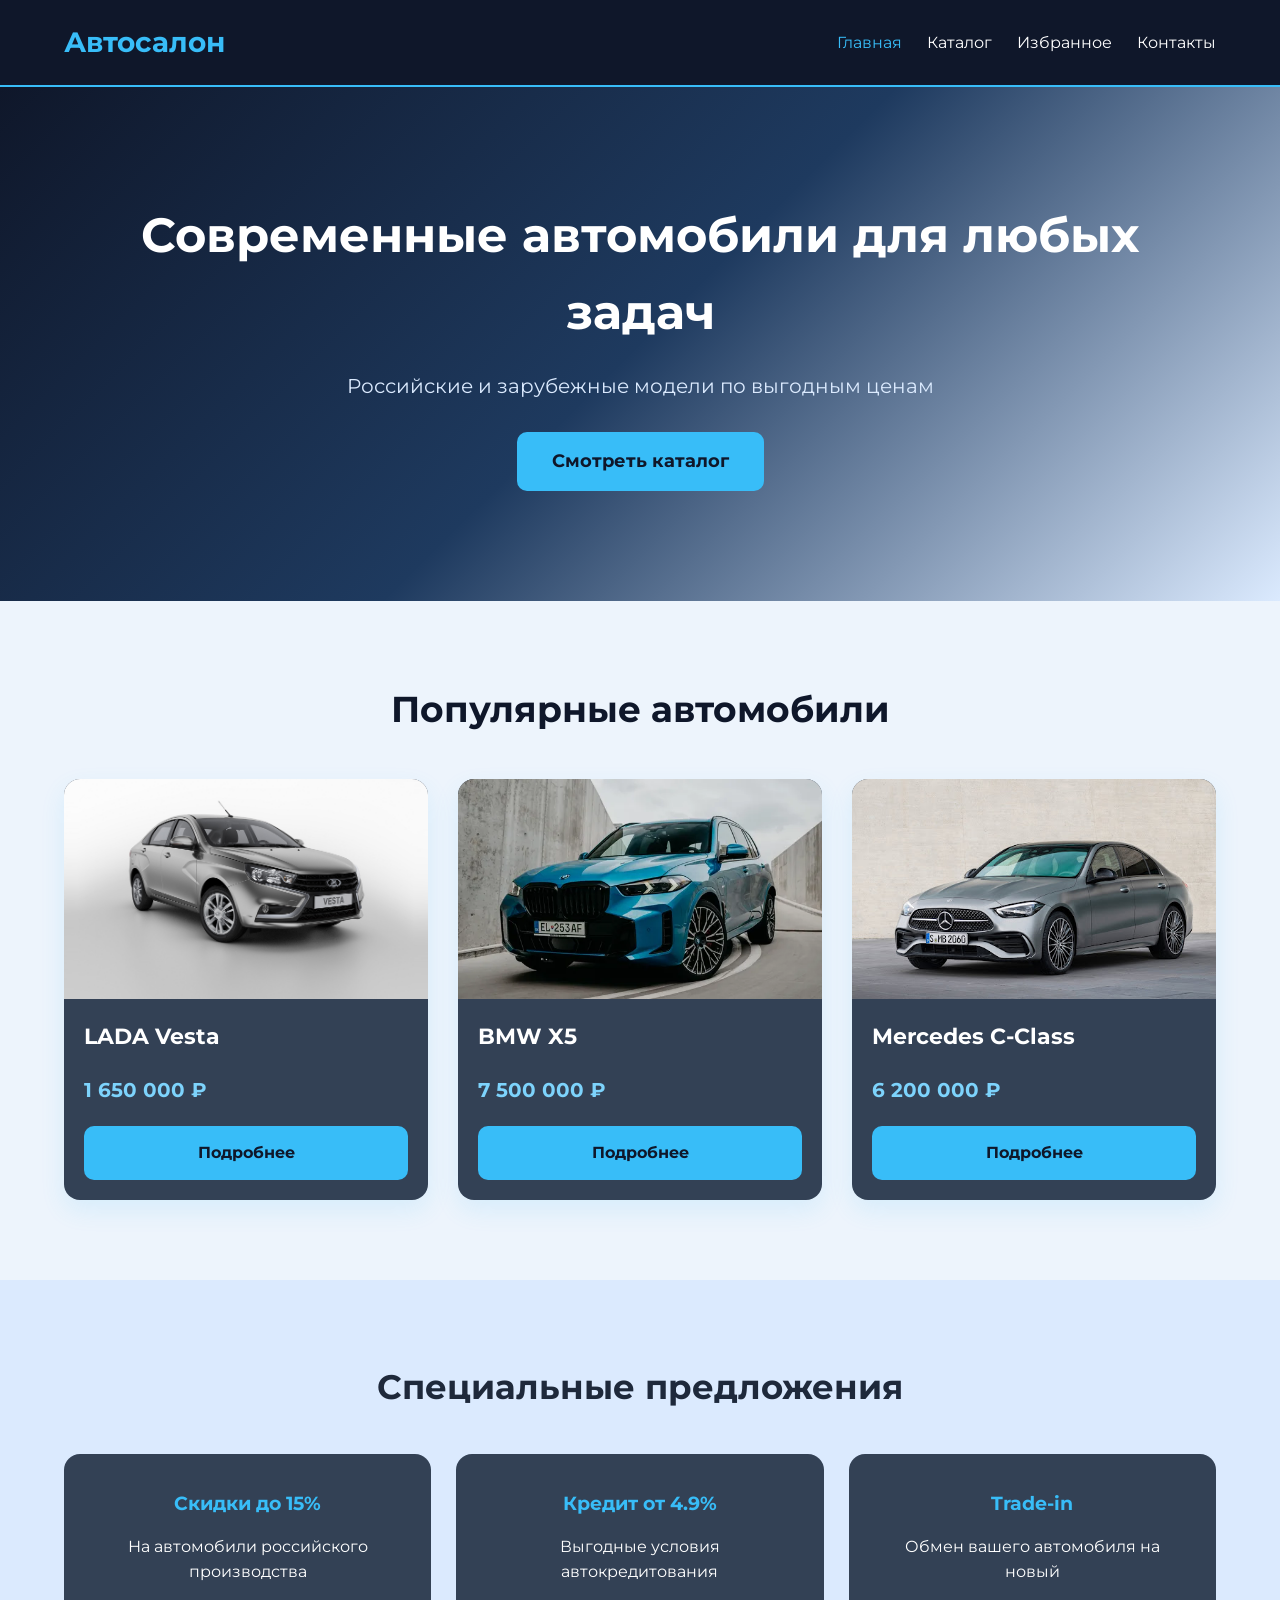
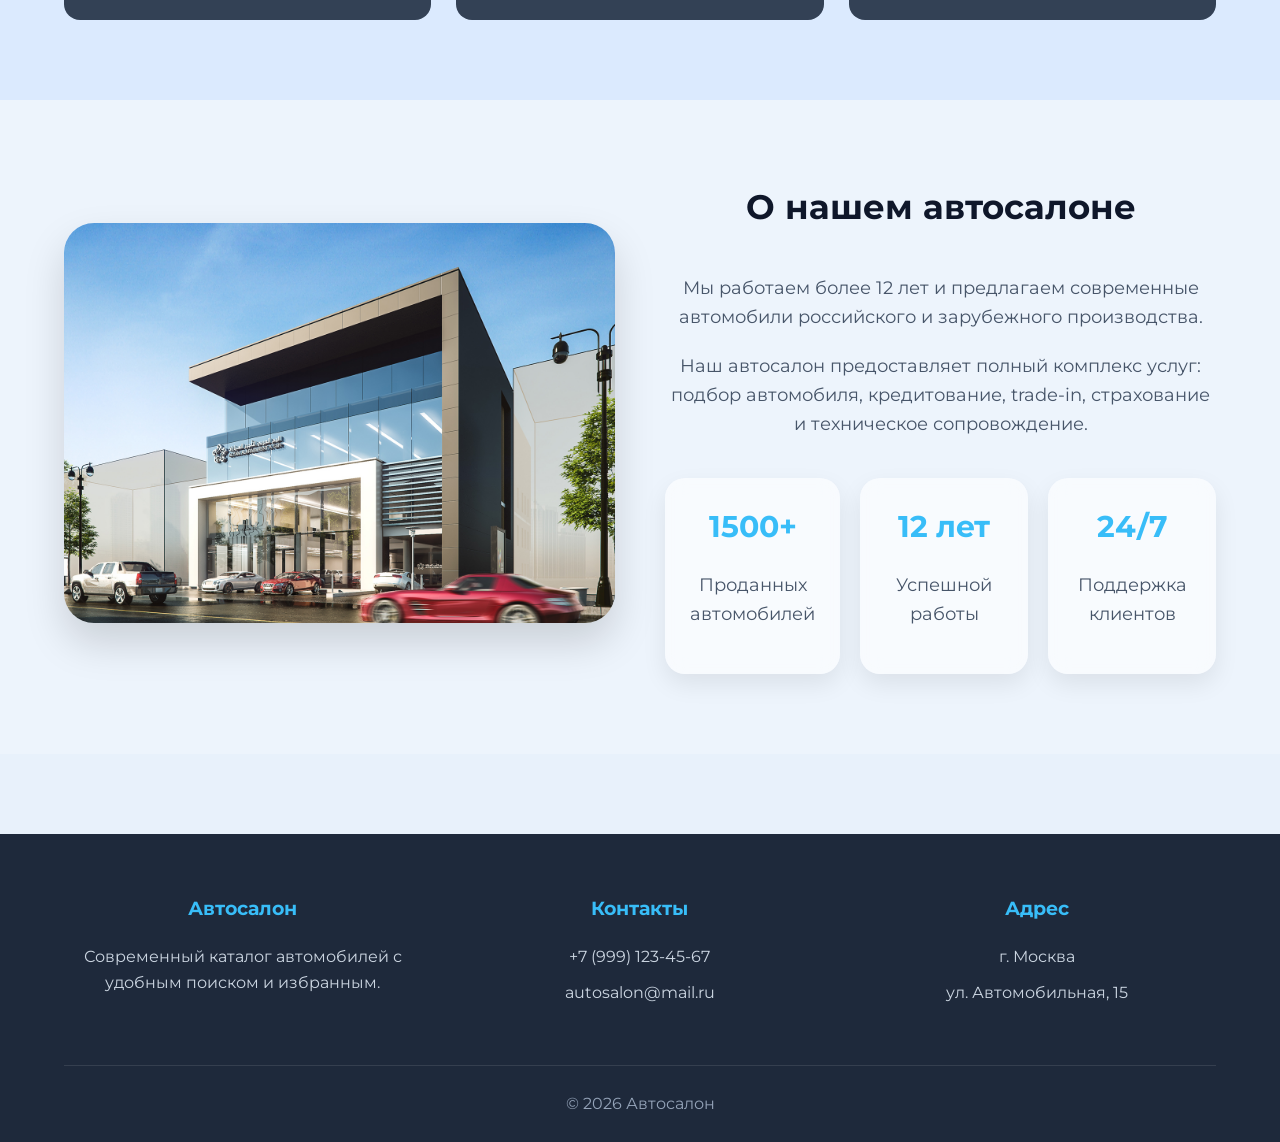
<file: index.html>
<!DOCTYPE html>
<html lang="ru">
<head>
    <meta charset="UTF-8">
    <meta
        name="viewport"
        content="width=device-width, initial-scale=1.0"
    >
    <title>Главная</title>
    <!-- Подключение шрифтов -->
    <link
        rel="stylesheet"
        href="css/fonts.css"
    >
    <!-- Основные стили -->
    <link
        rel="stylesheet"
        href="css/style.css"
    >

</head>

<body>
    <!-- ================= HEADER ================= -->
    <header class="siteHeader">
        <div class="container">
            <a
                href="index.html"
                class="logo"
            >
                Автосалон
            </a>

            <!-- Навигация -->
            <nav class="mainNav">
                <a
                    href="index.html"
                    class="active"
                >
                    Главная
                </a>
                <a href="catalog.html">
                    Каталог
                </a>
                <a href="favorites.html">
                    Избранное
                </a>
                <a href="contacts.html">
                    Контакты
                </a>
            </nav>
        </div>
    </header>

    <!-- ================= MAIN ================= -->
    <main>
        <!-- Главный экран -->
        <section class="heroSection">
            <div class="container">
                <h1>
                    Современные автомобили
                    для любых задач
                </h1>
                <p>
                    Российские и зарубежные модели
                    по выгодным ценам
                </p>
                <a
                    href="catalog.html"
                    class="mainButton"
                >
                    Смотреть каталог
                </a>
            </div>
        </section>

        <!-- Популярные автомобили -->
        <section class="catalogSection">
            <div class="container">
                <h2 class="sectionTitle">
                    Популярные автомобили
                </h2>

                <!-- Сетка карточек -->
                <div class="carGrid">
                    <article class="carCard">
                        <img
                            src="images/cars/lada-vesta.jpg"
                            alt="LADA Vesta"
                        >
                        <h3>
                            LADA Vesta
                        </h3>
                        <p class="carPrice">
                            1 650 000 ₽
                        </p>
                        <a
                            href="catalog.html"
                            class="cardButton"
                        >
                            Подробнее
                        </a>
                    </article>
                    <article class="carCard">
                        <img
                            src="images/cars/bmw-x5.webp"
                            alt="BMW X5"
                        >
                        <h3>
                            BMW X5
                        </h3>
                        <p class="carPrice">
                            7 500 000 ₽
                        </p>
                        <a
                            href="catalog.html"
                            class="cardButton"
                        >
                            Подробнее
                        </a>
                    </article>
                    <article class="carCard">
                        <img
                            src="images/cars/mercedesC.jpg"
                            alt="Mercedes C-Class"
                        >
                        <h3>
                            Mercedes C-Class
                        </h3>
                        <p class="carPrice">
                            6 200 000 ₽
                        </p>
                        <a
                            href="catalog.html"
                            class="cardButton"
                        >
                            Подробнее
                        </a>
                    </article>
                </div>
            </div>
        </section>

        <!-- Специальные предложения -->
        <section class="promoSection">
            <div class="container">
                <h2 class="sectionTitle">
                    Специальные предложения
                </h2>
                <div class="promoGrid">
                    <div class="promoCard">
                        <h3>
                            Скидки до 15%
                        </h3>
                        <p>
                            На автомобили российского
                            производства
                        </p>
                    </div>
                    <div class="promoCard">
                        <h3>
                            Кредит от 4.9%
                        </h3>
                        <p>
                            Выгодные условия
                            автокредитования
                        </p>
                    </div>
                    <div class="promoCard">
                        <h3>
                            Trade-in
                        </h3>
                        <p>
                            Обмен вашего автомобиля
                            на новый
                        </p>
                    </div>
                </div>
            </div>
        </section>

        <!-- Информация об автосалоне -->
        <section class="aboutSection">
            <div class="container">
                <div class="aboutWrapper">
                    <div class="aboutImageBlock">
                    <img
                        src="images/salon.jpg"
                        alt="Автосалон"
                        class="aboutImage"
                    >
                    </div>
                    <div class="aboutContent">
                        <h2>
                            О нашем автосалоне
                        </h2>
                        <p>
                            Мы работаем более 12 лет
                            и предлагаем современные
                            автомобили российского
                            и зарубежного производства.
                        </p>
                        <p>
                            Наш автосалон предоставляет
                            полный комплекс услуг:
                            подбор автомобиля,
                            кредитование,
                            trade-in,
                            страхование
                            и техническое сопровождение.
                        </p>
                        <div class="aboutAdvantages">
                            <div class="aboutCard">
                                <h3>
                                    1500+
                                </h3>
                                <p>
                                    Проданных автомобилей
                                </p>
                            </div>
                            <div class="aboutCard">
                                <h3>
                                    12 лет
                                </h3>
                                <p>
                                    Успешной работы
                                </p>
                            </div>
                            <div class="aboutCard">
                                <h3>
                                    24/7
                                </h3>
                                <p>
                                    Поддержка клиентов
                                </p>
                            </div>
                        </div>
                    </div>
                </div>
            </div>
        </section>

    <!-- ================= FOOTER ================= -->
    <footer class="siteFooter">
        <div class="container">
            <div class="footerContent">
                <!-- О компании -->
                <div class="footerBlock">
                    <h3>
                        Автосалон
                    </h3>
                    <p>
                        Современный каталог
                        автомобилей
                        с удобным поиском
                        и избранным.
                    </p>
                </div>
                <!-- Контакты -->
                <div class="footerBlock">
                    <h3>
                        Контакты
                    </h3>
                    <p>
                        +7 (999) 123-45-67
                    </p>
                    <p>
                        autosalon@mail.ru
                    </p>
                </div>
                <!-- Адрес -->
                <div class="footerBlock">
                    <h3>
                        Адрес
                    </h3>
                    <p>
                        г. Москва
                    </p>
                    <p>
                        ул. Автомобильная, 15
                    </p>
                </div>
            </div>

            <!-- Нижняя часть footer -->
            <div class="footerBottom">
                <p>
                    © 2026 Автосалон
                </p>
            </div>
        </div>
    </footer>

    <!-- ================= SCRIPTS ================= -->

    <script src="js/storage.js"></script>
    <script src="js/catalog.js"></script>
    <script src="js/favorites.js"></script>

</body>
</html>
</file>
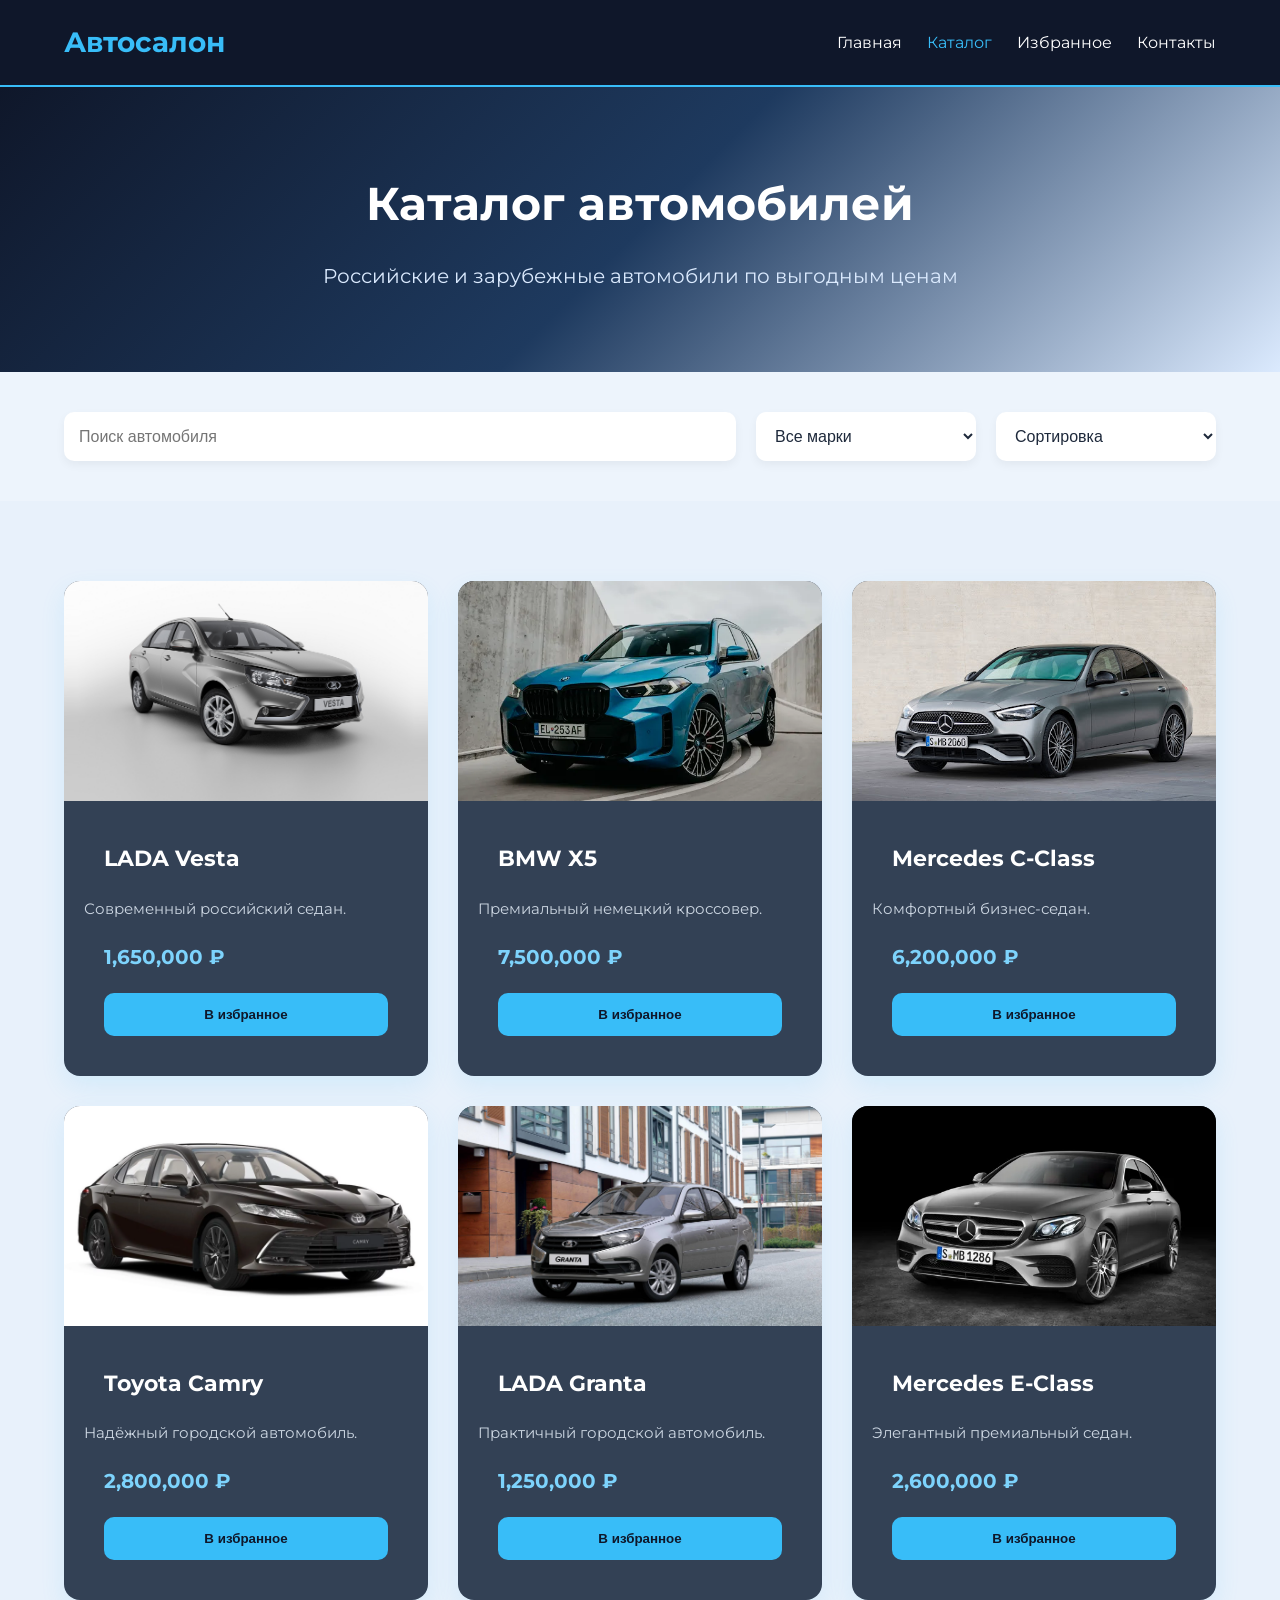
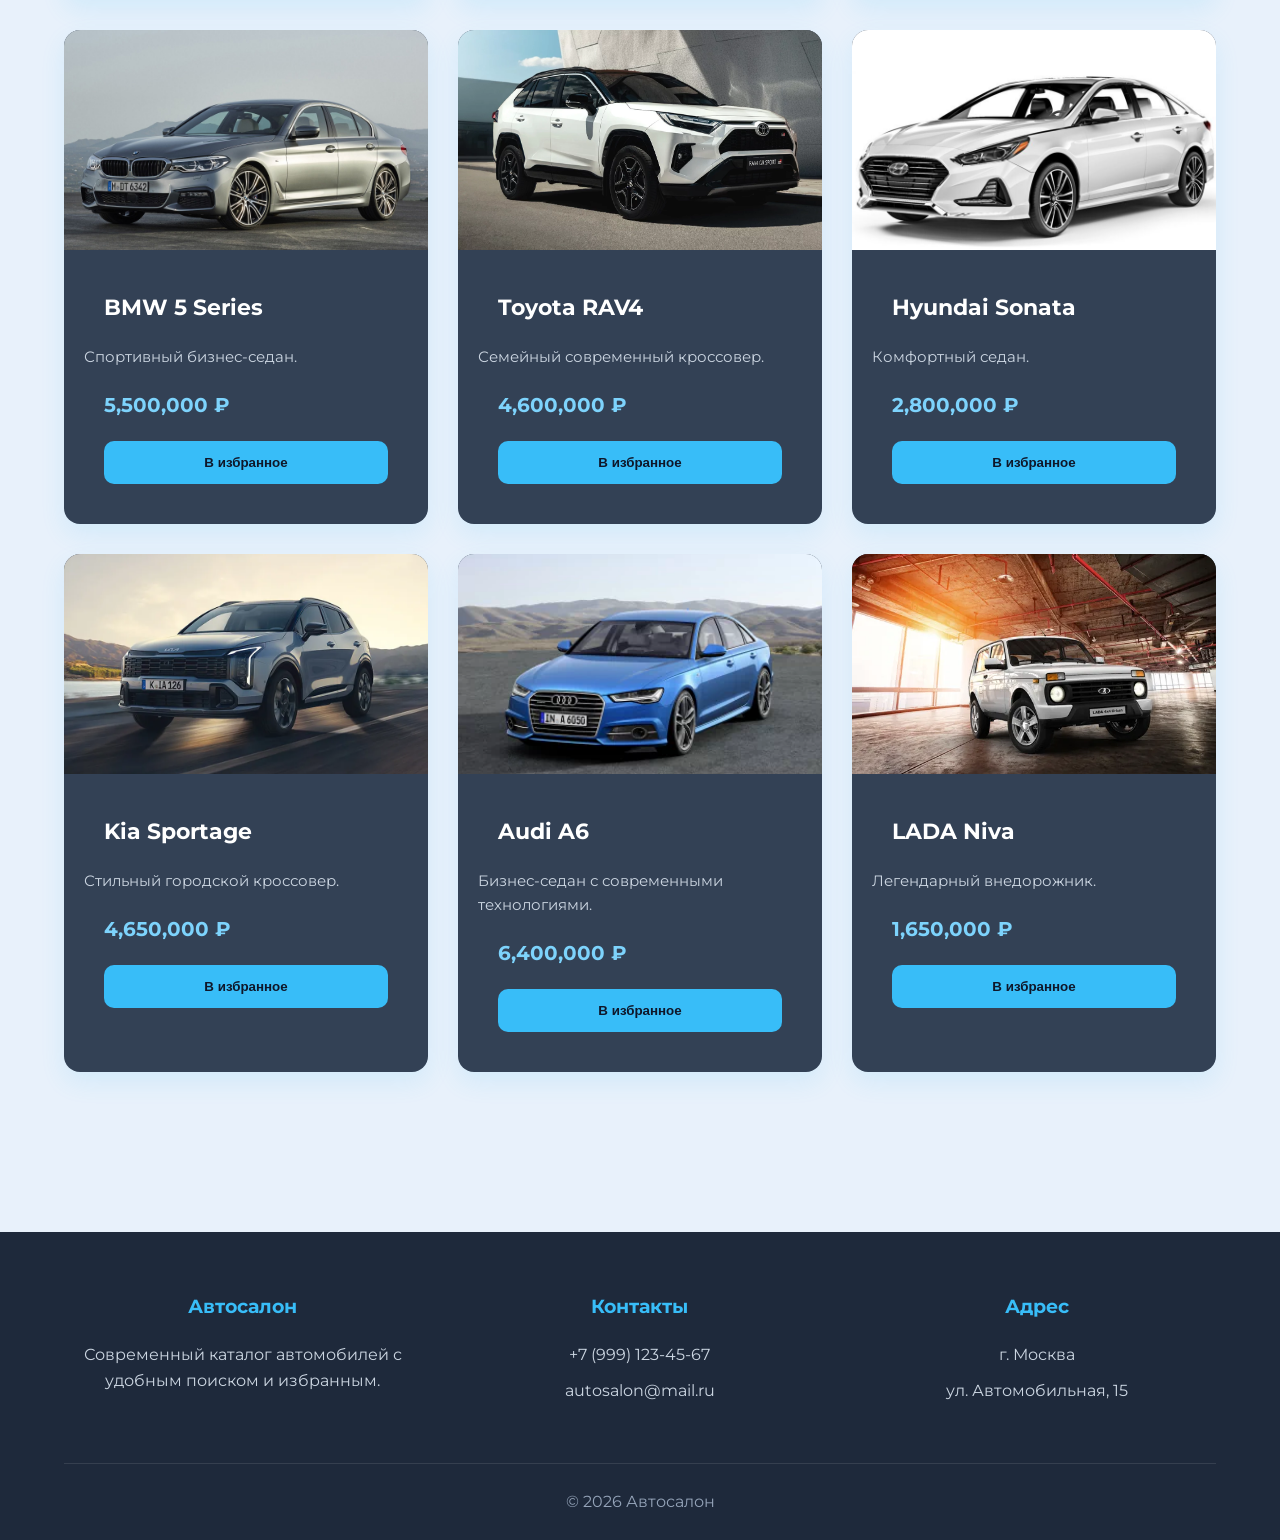
<file: catalog.html>
<!DOCTYPE html>
<html lang="ru">
<head>
    <meta charset="UTF-8">
    <meta
        name="viewport"
        content="width=device-width, initial-scale=1.0"
    >
    <title>
        Каталог
    </title>
    <link
        rel="stylesheet"
        href="css/fonts.css"
    >
    <link
        rel="stylesheet"
        href="css/style.css"
    >
</head>
<body>
    <!-- ================= HEADER ================= -->
    <header class="siteHeader">
        <div class="container">
            <a
                href="index.html"
                class="logo"
            >
                Автосалон
            </a>
            <nav class="mainNav">
                <a href="index.html">
                    Главная
                </a>
                <a
                    href="catalog.html"
                    class="active"
                >
                    Каталог
                </a>
                <a href="favorites.html">
                    Избранное
                </a>
                <a href="contacts.html">
                    Контакты
                </a>
            </nav>
        </div>
    </header>

    <!-- ================= MAIN ================= -->
    <main>
        <section class="catalogHero">
            <div class="container">
                <h1>
                    Каталог автомобилей
                </h1>
                <p>
                    Российские и зарубежные
                    автомобили
                    по выгодным ценам
                </p>
            </div>
        </section>

        <!-- Секция фильтрации -->
        <section class="filterSection">
            <div class="container">
                <div class="filterWrapper">
                    <!-- Поиск автомобиля -->
                    <input
                        type="text"
                        class="searchInput"
                        id="searchInput"
                        placeholder="Поиск автомобиля"
                    >
                    <!-- Фильтр по марке -->
                    <select
                        class="filterSelect"
                        id="brandSelect"
                    >
                        <option>
                            Все марки
                        </option>

                        <option>
                            LADA
                        </option>

                        <option>
                            BMW
                        </option>

                        <option>
                            Mercedes
                        </option>

                        <option>
                            Toyota
                        </option>

                        <option>
                            Другие
                        </option>
                    </select>
                    <!-- Сортировка -->
                    <select
                        class="filterSelect"
                        id="sortSelect"
                    >
                        <option value="default">
                            Сортировка
                        </option>

                        <option value="cheap">
                            Сначала дешевле
                        </option>

                        <option value="expensive">
                            Сначала дороже
                        </option>

                        <option value="name">
                            По названию
                        </option>
                    </select>
                </div>
            </div>
        </section>

        <!-- Каталог автомобилей -->
        <section class="catalogPageSection">
            <div class="container">
                <!-- Контейнер для карточек -->
                <div
                    class="carGrid"
                    id="carGrid"
                ></div>
            </div>
        </section>
    </main>

    <!-- ================= FOOTER ================= -->
    <footer class="siteFooter">
        <div class="container">
            <div class="footerContent">
                <div class="footerBlock">
                    <h3>
                        Автосалон
                    </h3>
                    <p>
                        Современный каталог
                        автомобилей
                        с удобным поиском
                        и избранным.
                    </p>
                </div>
                <div class="footerBlock">
                    <h3>
                        Контакты
                    </h3>
                    <p>
                        +7 (999) 123-45-67
                    </p>
                    <p>
                        autosalon@mail.ru
                    </p>
                </div>
                <div class="footerBlock">
                    <h3>
                        Адрес
                    </h3>
                    <p>
                        г. Москва
                    </p>
                    <p>
                        ул. Автомобильная, 15
                    </p>
                </div>
            </div>
            <div class="footerBottom">
                <p>
                    © 2026 Автосалон
                </p>
            </div>
        </div>
    </footer>

    <!-- ================= SCRIPTS ================= -->

    <script src="js/storage.js"></script>
    <script src="js/catalog.js"></script>
    <script src="js/filters.js"></script>
    <script src="js/favorites.js"></script>

</body>
</html>
</file>
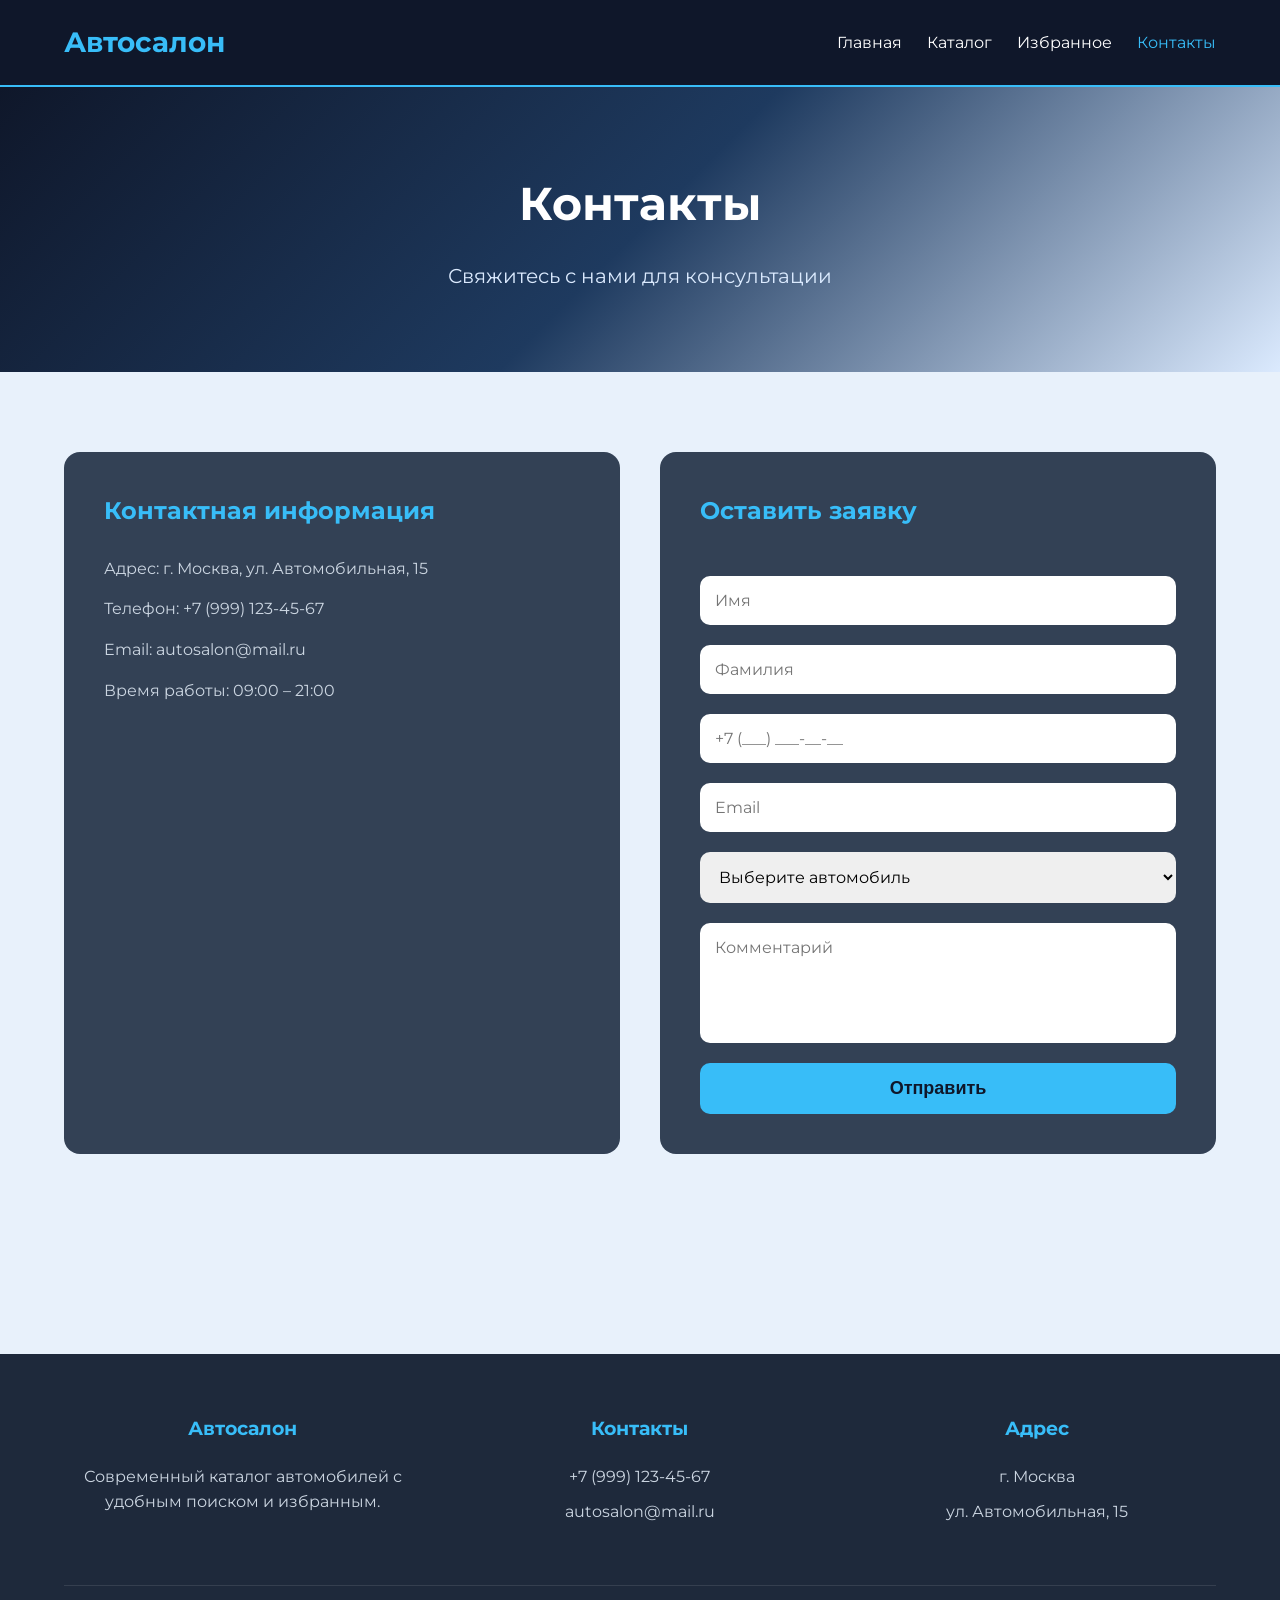
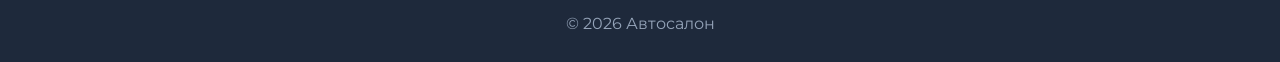
<file: contacts.html>
<!DOCTYPE html>
<html lang="ru">
<head>
    <meta charset="UTF-8">
    <meta
        name="viewport"
        content="width=device-width, initial-scale=1.0"
    >
    <title>
        Контакты
    </title>
    <link
        rel="stylesheet"
        href="css/fonts.css"
    >
    <link
        rel="stylesheet"
        href="css/style.css"
    >
</head>

<body>
    <!-- ================= HEADER ================= -->
    <header class="siteHeader">
        <div class="container">
            <a
                href="index.html"
                class="logo"
            >
                Автосалон
            </a>
            <nav class="mainNav">
                <a href="index.html">
                    Главная
                </a>
                <a href="catalog.html">
                    Каталог
                </a>
                <a href="favorites.html">
                    Избранное
                </a>
                <a
                    href="contacts.html"
                    class="active"
                >
                    Контакты
                </a>
            </nav>
        </div>
    </header>

    <!-- ================= MAIN ================= -->
    <main>
        <!-- Главный блок страницы -->
        <section class="catalogHero">
            <div class="container">
                <h1>
                    Контакты
                </h1>
                <p>
                    Свяжитесь с нами
                    для консультации
                </p>
            </div>
        </section>
        <!-- Секция контактов -->
        <section class="contactsSection">
            <div class="container">
                <div class="contactsWrapper">
                    <!-- Контактная информация -->
                    <div class="contactsInfo">
                        <h2>
                            Контактная информация
                        </h2>
                        <p>
                            Адрес:
                            г. Москва,
                            ул. Автомобильная, 15
                        </p>
                        <p>
                            Телефон:
                            +7 (999) 123-45-67
                        </p>
                        <p>
                            Email:
                            autosalon@mail.ru
                        </p>
                        <p>
                            Время работы:
                            09:00 – 21:00
                        </p>
                    </div>
                    <!-- Форма заявки -->
                    <form
                        class="contactForm"
                        id="contactForm"
                    >
                        <h2>
                            Оставить заявку
                        </h2>
                        
                        <!-- Поле имени -->
                        <input
                            type="text"
                            placeholder="Имя"
                            id="nameInput"
                        >

                        <!-- Поле фамилии -->
                        <input
                            type="text"
                            placeholder="Фамилия"
                            id="lastNameInput"
                        >

                        <!-- Поле телефона -->
                        <input
                            type="text"
                            placeholder="+7 (___) ___-__-__"
                            id="phoneInput"
                        >

                        <!-- Поле email -->
                        <input
                            type="email"
                            placeholder="Email"
                            id="emailInput"
                        >

                        <!-- Выбор автомобиля -->
                        <select id="carSelect">

                            <option>
                                Выберите автомобиль
                            </option>

                            <option>
                                LADA
                            </option>

                            <option>
                                BMW
                            </option>

                            <option>
                                Mercedes
                            </option>

                            <option>
                                Toyota
                            </option>

                        </select>

                        <!-- Комментарий -->
                        <textarea
                            placeholder="Комментарий"
                            id="commentInput"
                        ></textarea>

                        <!-- Кнопка отправки -->
                        <button
                            type="submit"
                            class="mainButton"
                        >
                            Отправить
                        </button>
                    </form>
                </div>

                <!-- Контейнер заявок -->
                <div
                    class="applicationList"
                    id="applicationList"
                ></div>
            </div>
        </section>
    </main>

    <!-- ================= FOOTER ================= -->
    <footer class="siteFooter">
        <div class="container">
            <div class="footerContent">
                <div class="footerBlock">
                    <h3>
                        Автосалон
                    </h3>
                    <p>
                        Современный каталог
                        автомобилей
                        с удобным поиском
                        и избранным.
                    </p>
                </div>
                <div class="footerBlock">
                    <h3>
                        Контакты
                    </h3>
                    <p>
                        +7 (999) 123-45-67
                    </p>
                    <p>
                        autosalon@mail.ru
                    </p>
                </div>
                <div class="footerBlock">
                    <h3>
                        Адрес
                    </h3>
                    <p>
                        г. Москва
                    </p>
                    <p>
                        ул. Автомобильная, 15
                    </p>
                </div>
            </div>
            <div class="footerBottom">
                <p>
                    © 2026 Автосалон
                </p>
            </div>
        </div>
    </footer>

    <!-- ================= SCRIPTS ================= -->
    <script src="js/storage.js"></script>
    <script src="js/form.js"></script>

</body>
</html>
</file>
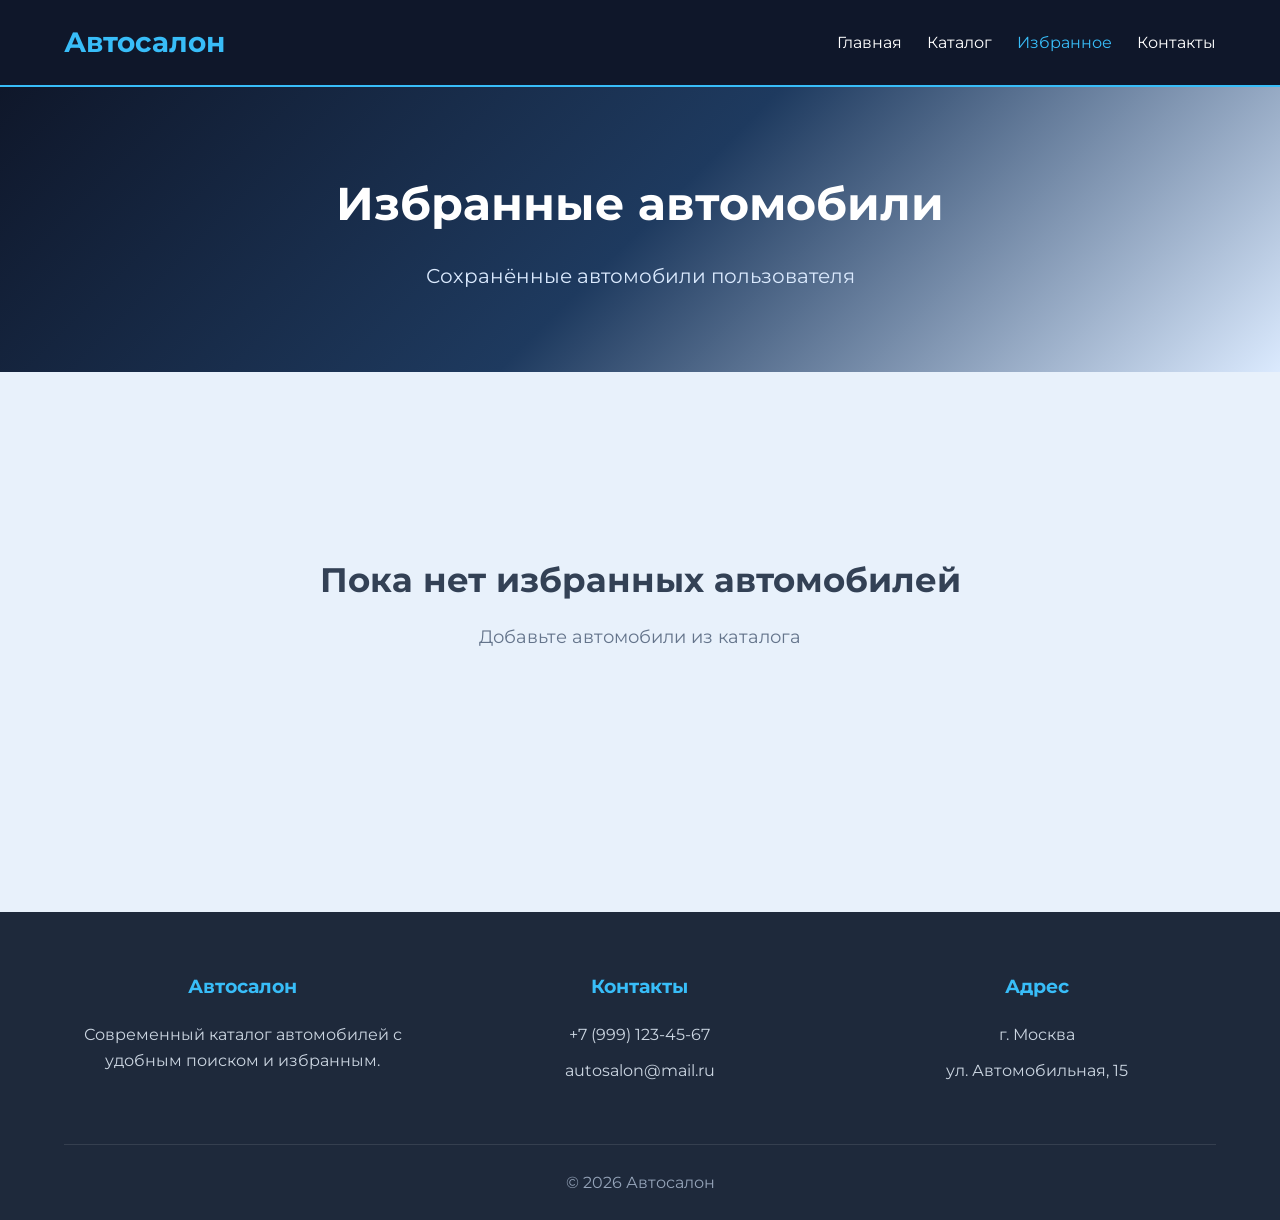
<file: favorites.html>
<!DOCTYPE html>
<html lang="ru">
<head>
    <meta charset="UTF-8">
    <meta
        name="viewport"
        content="width=device-width, initial-scale=1.0"
    >
    <title>
        Избранное
    </title>

    <link
        rel="stylesheet"
        href="css/fonts.css"
    >
    <link
        rel="stylesheet"
        href="css/style.css"
    >
</head>

<body>
    <!-- ================= HEADER ================= -->
    <header class="siteHeader">
        <div class="container">
            <a
                href="index.html"
                class="logo"
            >
                Автосалон
            </a>
            <!-- Навигация -->
            <nav class="mainNav">
                <a href="index.html">
                    Главная
                </a>
                <a href="catalog.html">
                    Каталог
                </a>
                <a
                    href="favorites.html"
                    class="active"
                >
                    Избранное
                </a>
                <a href="contacts.html">
                    Контакты
                </a>
            </nav>
        </div>
    </header>

    <!-- ================= MAIN ================= -->
    <main>
        <!-- Главный блок страницы -->
        <section class="catalogHero">
            <div class="container">
                <h1>
                    Избранные автомобили
                </h1>
                <p>
                    Сохранённые автомобили пользователя
                </p>
            </div>
        </section>
        <!-- Секция избранных автомобилей -->
        <section class="catalogPageSection">
            <div class="container">
                <!-- Контейнер для карточек -->
                <div
                    class="carGrid"
                    id="favoritesGrid"
                ></div>
            </div>
        </section>
    </main>

    <!-- ================= FOOTER ================= -->
    <footer class="siteFooter">
        <div class="container">
            <div class="footerContent">
                <div class="footerBlock">
                    <h3>
                        Автосалон
                    </h3>
                    <p>
                        Современный каталог
                        автомобилей
                        с удобным поиском
                        и избранным.
                    </p>
                </div>
                <div class="footerBlock">
                    <h3>
                        Контакты
                    </h3>

                    <p>
                        +7 (999) 123-45-67
                    </p>

                    <p>
                        autosalon@mail.ru
                    </p>
                </div>
                <div class="footerBlock">
                    <h3>
                        Адрес
                    </h3>

                    <p>
                        г. Москва
                    </p>

                    <p>
                        ул. Автомобильная, 15
                    </p>
                </div>
            </div>
            <div class="footerBottom">
                <p>
                    © 2026 Автосалон
                </p>
            </div>
        </div>
    </footer>

    <!-- ================= SCRIPTS ================= -->
    <script src="js/storage.js"></script>
    <script src="js/favorites.js"></script>

</body>
</html>
</file>
<file: css/fonts.css>
@font-face {
    font-family: "Montserrat";
    src: url("../fonts/Montserrat-Regular.ttf") format("truetype");
    font-weight: 400;
}

@font-face {
    font-family: "Montserrat";
    src: url("../fonts/Montserrat-Medium.ttf") format("truetype");
    font-weight: 500;
}

@font-face {
    font-family: "Montserrat";
    src: url("../fonts/Montserrat-SemiBold.ttf") format("truetype");
    font-weight: 600;
}

@font-face {
    font-family: "Montserrat";
    src: url("../fonts/Montserrat-Bold.ttf") format("truetype");
    font-weight: 700;
}

@font-face {
    font-family: "Roboto";
    src: url("../fonts/Roboto-Regular.ttf") format("truetype");
}

@font-face {
    font-family: "Open Sans";
    src: url("../fonts/OpenSans-Regular.ttf") format("truetype");
}
</file>
<file: css/style.css>
/* =========================
   RESET
========================= */

* {
    margin: 0;
    padding: 0;
    box-sizing: border-box;
    user-select: none;
}

html {
    scroll-behavior: smooth;
}

/* =========================
   TYPOGRAPHY
========================= */

body {
    font-family:
        "Montserrat",
        "Roboto",
        "Open Sans",
        Arial,
        sans-serif;

    background: #e8f1fb;
    color: #1e293b;
    line-height: 1.6;
    cursor: default;
}

h1,
h2,
h3,
.logo {
    font-family: "Montserrat", sans-serif;
    font-weight: 700;
}

/* =========================
   LAYOUT
========================= */

.container {
    width: 90%;
    max-width: 1200px;
    margin: 0 auto;
}

/* =========================
   UPD: CARD ANIMATION
========================= */

.carCard {
    animation: fadeIn 0.4s ease;
}

@keyframes fadeIn {

    from {
        opacity: 0;
        transform: translateY(15px);
    }

    to {
        opacity: 1;
        transform: translateY(0);
    }

}

/* =========================
   HEADER
========================= */

.siteHeader {
    background: #0f172a;
    padding: 20px 0;
    border-bottom: 2px solid #38bdf8;
}

.siteHeader .container {
    display: flex;
    justify-content: space-between;
    align-items: center;
}

.logo {
    font-size: 28px;
    font-weight: bold;
    color: #38bdf8;
    text-decoration: none;
    display: inline-block;
}

/* ======================================================
   ABOUT SECTION
====================================================== */

.aboutSection {
    padding: 100px 0;
    background: #edf4fc;
}

.aboutWrapper {
    display: grid;
    grid-template-columns: 1fr 1fr;
    gap: 50px;
    align-items: center;
}

/* ======================================================
   IMAGE
====================================================== */

.aboutImage {
    width: 100%;
    height: 500px;
    object-fit: cover;
    border-radius: 30px;
    box-shadow:
        0 20px 40px rgba(0,0,0,0.15);
}

/* ======================================================
   CONTENT
====================================================== */

.aboutContent h2 {
    font-size: 42px;
    margin-bottom: 25px;
    color: #0f172a;
}

.aboutContent p {
    margin-bottom: 20px;
    font-size: 18px;
    color: #475569;
}

/* ======================================================
   ADVANTAGES
====================================================== */

.aboutAdvantages {
    display: grid;
    grid-template-columns: repeat(3, 1fr);
    gap: 20px;
    margin-top: 40px;
}

.aboutCard {
    padding: 25px;
    border-radius: 20px;
    background: rgba(255,255,255,0.6);
    backdrop-filter: blur(10px);
    text-align: center;
    box-shadow:
        0 10px 25px rgba(0,0,0,0.08);
    transition: 0.3s;
}

.aboutCard:hover {
    transform: translateY(-6px);
}

.aboutCard h3 {
    font-size: 30px;
    color: #38bdf8;
    margin-bottom: 10px;
}

/* =========================
   NAVIGATION
========================= */

.mainNav {
    display: flex;
    gap: 25px;
}

.mainNav a {
    color: white;
    text-decoration: none;
    transition: 0.3s;
    cursor: pointer;
}

.mainNav a:hover {
    color: #38bdf8;
}

.mainNav a.active {
    color: #38bdf8;
}

/* =========================
   HERO SECTION
========================= */

.heroSection {
    padding: 110px 0;
    text-align: center;
    background:
        linear-gradient(
            135deg,
            #0f172a,
            #1e3a5f,
            #dbeafe
        );

    color: white;
}

.heroSection h1 {
    font-size: 48px;
    margin-bottom: 20px;
}

.heroSection p {
    font-size: 20px;
    margin-bottom: 30px;
    color: #dbeafe;
}

/* =========================
   BUTTONS
========================= */

.mainButton {
    padding: 15px 35px;
    border: none;
    border-radius: 10px;

    background: #38bdf8;
    color: #0f172a;

    font-size: 18px;
    font-weight: bold;

    cursor: pointer;
    transition: 0.3s;

    text-decoration: none;

    display: inline-flex;
    justify-content: center;
    align-items: center;
}

.mainButton:hover {
    background: #0ea5e9;
    color: white;
}

.cardButton {
    margin: 20px;
    width: calc(100% - 40px);

    padding: 14px;

    border: none;
    border-radius: 10px;

    background: #38bdf8;
    color: #0f172a;

    font-weight: bold;
    text-decoration: none;

    cursor: pointer;
    transition: 0.3s;

    display: flex;
    justify-content: center;
    align-items: center;
}

.cardButton:hover {
    background: #0ea5e9;
    color: white;
}

.addedButton {
    background: #22c55e;
    color: white;
}

.addedButton:hover {
    background: #16a34a;
}

/* =========================
   CATALOG SECTION
========================= */

.catalogSection {
    padding: 80px 0;
    background: #edf4fc;
}

.catalogSection h2 {
    text-align: center;
    margin-bottom: 40px;
    font-size: 36px;
    color: #0f172a;
}

.carGrid {
    display: grid;
    grid-template-columns: repeat(3, 1fr);
    gap: 30px;
}

.carCard {
    background: #334155;
    border-radius: 16px;
    /*Обрезает картинку по скруглению*/
    overflow: hidden;
    transition: 0.3s;
    box-shadow:
        0 10px 25px rgba(56, 189, 248, 0.12);
}

.carCard:hover {
    transform: translateY(-8px);
    background: #3b4b61;
}

.carCard img {
    width: 100%;
    height: 220px;
    /*Картинка не растягивается, красиво обрезается*/
    object-fit: cover;
    display: block;
    transition: 0.4s;
}

.carCard:hover img {
    transform: scale(1.03);
}

.carCard h3 {
    padding: 20px;
    font-size: 22px;
    color: white;
}

.carPrice {
    padding: 0 20px;
    color: #7dd3fc;
    font-size: 20px;
    font-weight: bold;
}

.carContent {
    padding: 20px;
}

.carDescription {
    color: #cbd5e1;
    margin-bottom: 20px;
    font-size: 15px;
}

/* =========================
   PROMO SECTION
========================= */

.promoSection {
    padding: 80px 0;
    background: #dbeafe;
}

.promoSection h2,
.aboutSection h2 {
    text-align: center;
    margin-bottom: 40px;
    font-size: 34px;
}

.promoGrid{
    display: grid;
    grid-template-columns: repeat(3, 1fr);
    gap: 25px;
}

.promoCard{
    background: #334155;
    color: white;

    padding: 35px;
    border-radius: 16px;

    text-align: center;
}

.promoCard h3{
    color: #38bdf8;
    margin-bottom: 15px;
}

/* =========================
   ABOUT SECTION
========================= */

.aboutSection {
    padding: 80px 0;
    background: #edf4fc;
    text-align: center;
}

.aboutSection p {
    max-width: 900px;

    margin: 20px auto;

    font-size: 18px;
    color: #475569;
}

.aboutImage {
    width: 100%;
    height: 400px;

    object-fit: cover;
    border-radius: 30px;
}

/* =========================
   HERO PAGES
========================= */

.catalogHero {
    padding: 80px 0;
    text-align: center;

    background:
        linear-gradient(
            135deg,
            #0f172a,
            #1e3a5f,
            #dbeafe
        );

    color: white;
}

.catalogHero h1 {
    font-size: 46px;
    margin-bottom: 20px;
}

.catalogHero p {
    font-size: 20px;
    color: #dbeafe;
}

/* =========================
   FILTERS
========================= */

.filterSection {
    padding: 40px 0;
    background: #edf4fc;
}

.filterWrapper {
    display: flex;
    gap: 20px;
    flex-wrap: wrap;
}

.searchInput,
.filterSelect {
    padding: 15px;
    border: none;
    border-radius: 10px;
    background: white;
    font-size: 16px;
    color: #1e293b;
    outline: none;
    box-shadow:
        0 4px 10px rgba(0, 0, 0, 0.05);
}

.searchInput {
    flex: 1;
    min-width: 250px;
}

.filterSelect {
    min-width: 220px;
    cursor: pointer;
}

/* =========================
   CATALOG PAGE
========================= */

.catalogPageSection {
    padding: 80px 0;
    background: #e8f1fb;
}

/* =========================
   EMPTY FAVORITES
========================= */

.emptyFavorites {
    grid-column: 1 / -1;

    min-height: 300px;
    display: flex;
    flex-direction: column;
    justify-content: center;
    align-items: center;
    text-align: center;
    padding: 80px 20px;
}

.emptyFavorites h2 {
    font-size: 34px;
    margin-bottom: 15px;
    color: #334155;
}

.emptyFavorites p {
    font-size: 18px;
    color: #64748b;
}

/* =========================
   CONTACTS
========================= */

.contactsSection {
    padding: 80px 0;
    background: #e8f1fb;
}

.contactsWrapper {
    display: grid;
    grid-template-columns: 1fr 1fr;
    gap: 40px;
}

.contactsInfo,
.contactForm {
    background: #334155;
    padding: 40px;
    border-radius: 16px;
    color: white;
}

.contactsInfo h2,
.contactForm h2 {
    margin-bottom: 25px;
    color: #38bdf8;
}

.contactsInfo p {
    margin-bottom: 15px;
    color: #cbd5e1;
}

/* =========================
   FORM
========================= */

.contactForm {
    display: flex;
    flex-direction: column;
    gap: 20px;
}

.contactForm input,
.contactForm select,
.contactForm textarea {
    padding: 15px;

    border: none;
    border-radius: 10px;

    outline: none;

    font-size: 16px;
    font-family: inherit;
}

.contactForm textarea {
    min-height: 120px;
    resize: none;
}

/* =========================
   APPLICATIONS
========================= */

.applicationList {
    grid-column: 1 / -1;
    width: 100%;
    margin-top: 40px;
}

.applicationCard {
    width: 100%;

    background: #334155;
    color: white;

    padding: 35px;
    border-radius: 16px;

    box-shadow:
        0 8px 20px rgba(0, 0, 0, 0.08);
}

.applicationCard h3 {
    margin-bottom: 20px;
    color: #38bdf8;
}

.applicationCard p {
    margin-bottom: 10px;
    color: #cbd5e1;
}

.applicationHeader {
    display: flex;
    justify-content: space-between;
    align-items: center;
    margin-bottom: 25px;
}

.deleteApplicationButton {
    padding: 10px 18px;
    border: none;
    border-radius: 10px;
    background: #ef4444;
    color: white;
    cursor: pointer;
    transition: 0.3s;
}

.deleteApplicationButton:hover {
    background: #dc2626;
}

/* =========================
   FOOTER
========================= */

.siteFooter {
    background: #1e293b;
    color: white;

    padding-top: 60px;
    margin-top: 80px;
}

.footerContent {
    display: grid;
    grid-template-columns: repeat(3, 1fr);
    gap: 40px;
    text-align: center;
    align-items: start;
}

.footerBlock {
    width: 100%;
}

.footerBlock h3 {
    margin-bottom: 20px;
    color: #38bdf8;
}

.footerBlock p {
    margin-bottom: 10px;

    color: #cbd5e1;
    line-height: 1.6;
}

.footerBottom {
    margin-top: 50px;
    padding: 25px 0;

    border-top:
        1px solid rgba(255, 255, 255, 0.1);

    text-align: center;
    color: #94a3b8;
}

/* =========================
   TABLET
========================= */

@media (max-width: 1024px) {

    .carGrid {
        grid-template-columns: repeat(2, 1fr);
    }

    .footerContent {
        grid-template-columns: repeat(2, 1fr);
    }

}

/* =========================
   MOBILE TABLET
========================= */

@media (max-width: 768px) {

    .container {
        width: 90%;
    }

    .siteHeader .container {
        flex-direction: column;
        gap: 20px;
    }

    .mainNav {
        gap: 15px;
    }

    .heroSection {
        min-height: 350px;
        padding: 30px 0;
        text-align: center;
    }

    .heroSection h1 {
        font-size: 32px;
    }

    .promoGrid,
    .infoGrid,
    .footerContent,
    .contactsWrapper {
        grid-template-columns: 1fr;
    }

    .filterWrapper {
        flex-direction: column;
    }

    .searchInput,
    .filterSelect {
        width: 100%;
    }

    .carGrid {
        grid-template-columns: repeat(2, 1fr);
        gap: 20px;
    }

    .mainButton {
        width: fit-content;
        min-width: 180px;

        margin: 0 auto;

        display: block;
    }

    .aboutSection {
        min-height: 220px;
        padding: 25px;
    }

    .aboutWrapper {
        grid-template-columns: 1fr;
    }

    .aboutImage {
        height: 350px;
    }

    .aboutAdvantages {
        grid-template-columns: 1fr;
    }
}

/* =========================
   MOBILE
========================= */

@media (max-width: 375px) {

    .siteHeader .container {
        flex-direction: column;
        gap: 20px;
        align-items: center;
    }

    .mainNav {
        display: flex;
        flex-wrap: wrap;
        justify-content: center;
        gap: 12px;
    }

    .mainNav a {
        font-size: 14px;
    }

    .heroSection {
        min-height: 420px;
    }

    .heroText h1 {
        font-size: 28px;
        line-height: 1.2;
    }

    .heroText p {
        font-size: 15px;
    }

    .carGrid,
    .promoGrid,
    .infoGrid,
    .footerContent {
        grid-template-columns: 1fr;
    }

    .carCard img {
        height: 200px;
    }

    .carContent {
        padding: 18px;
    }

    .mainButton {
        width: fit-content;
        min-width: 180px;

        margin: 0 auto;

        display: block;
    }

    .aboutSection {
        min-height: 220px;
        padding: 25px;
    }

    .aboutSection h2 {
        font-size: 26px;
    }

    .aboutSection p {
        font-size: 14px;
    }

}
</file>
